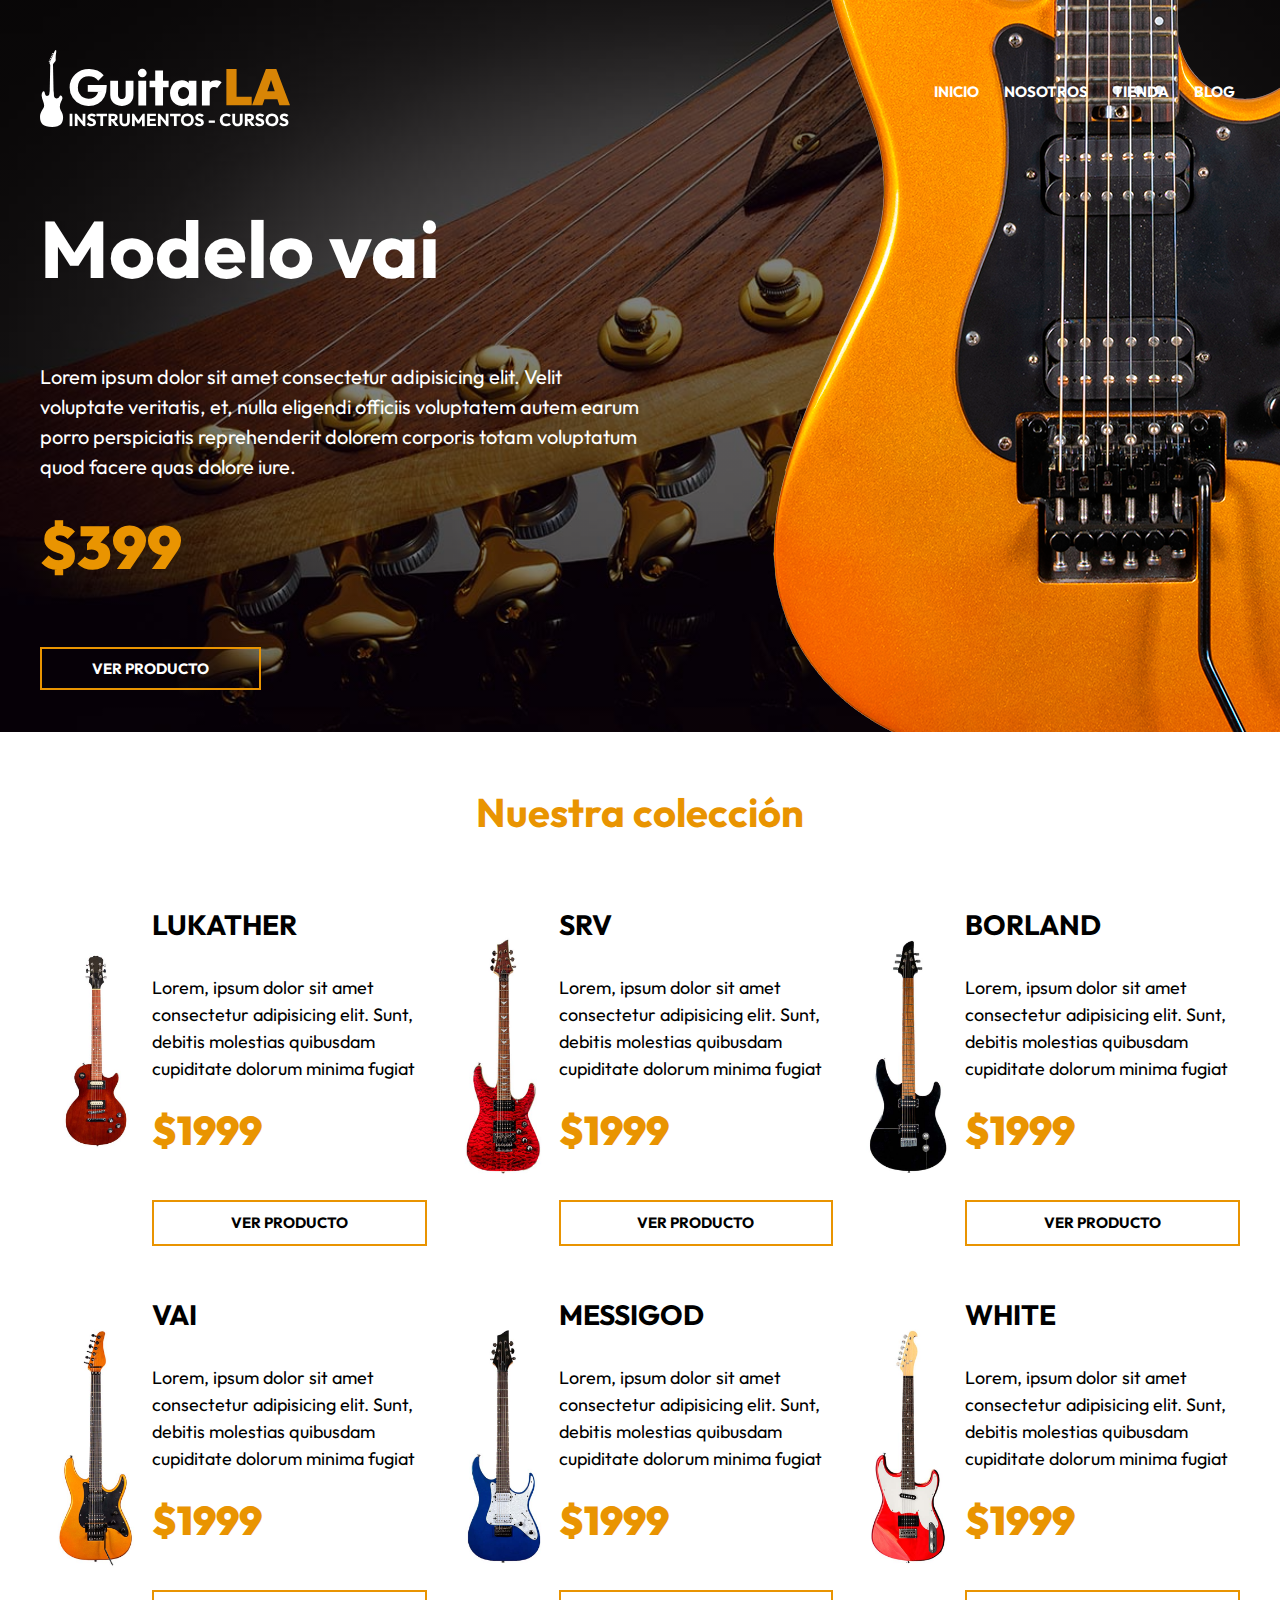
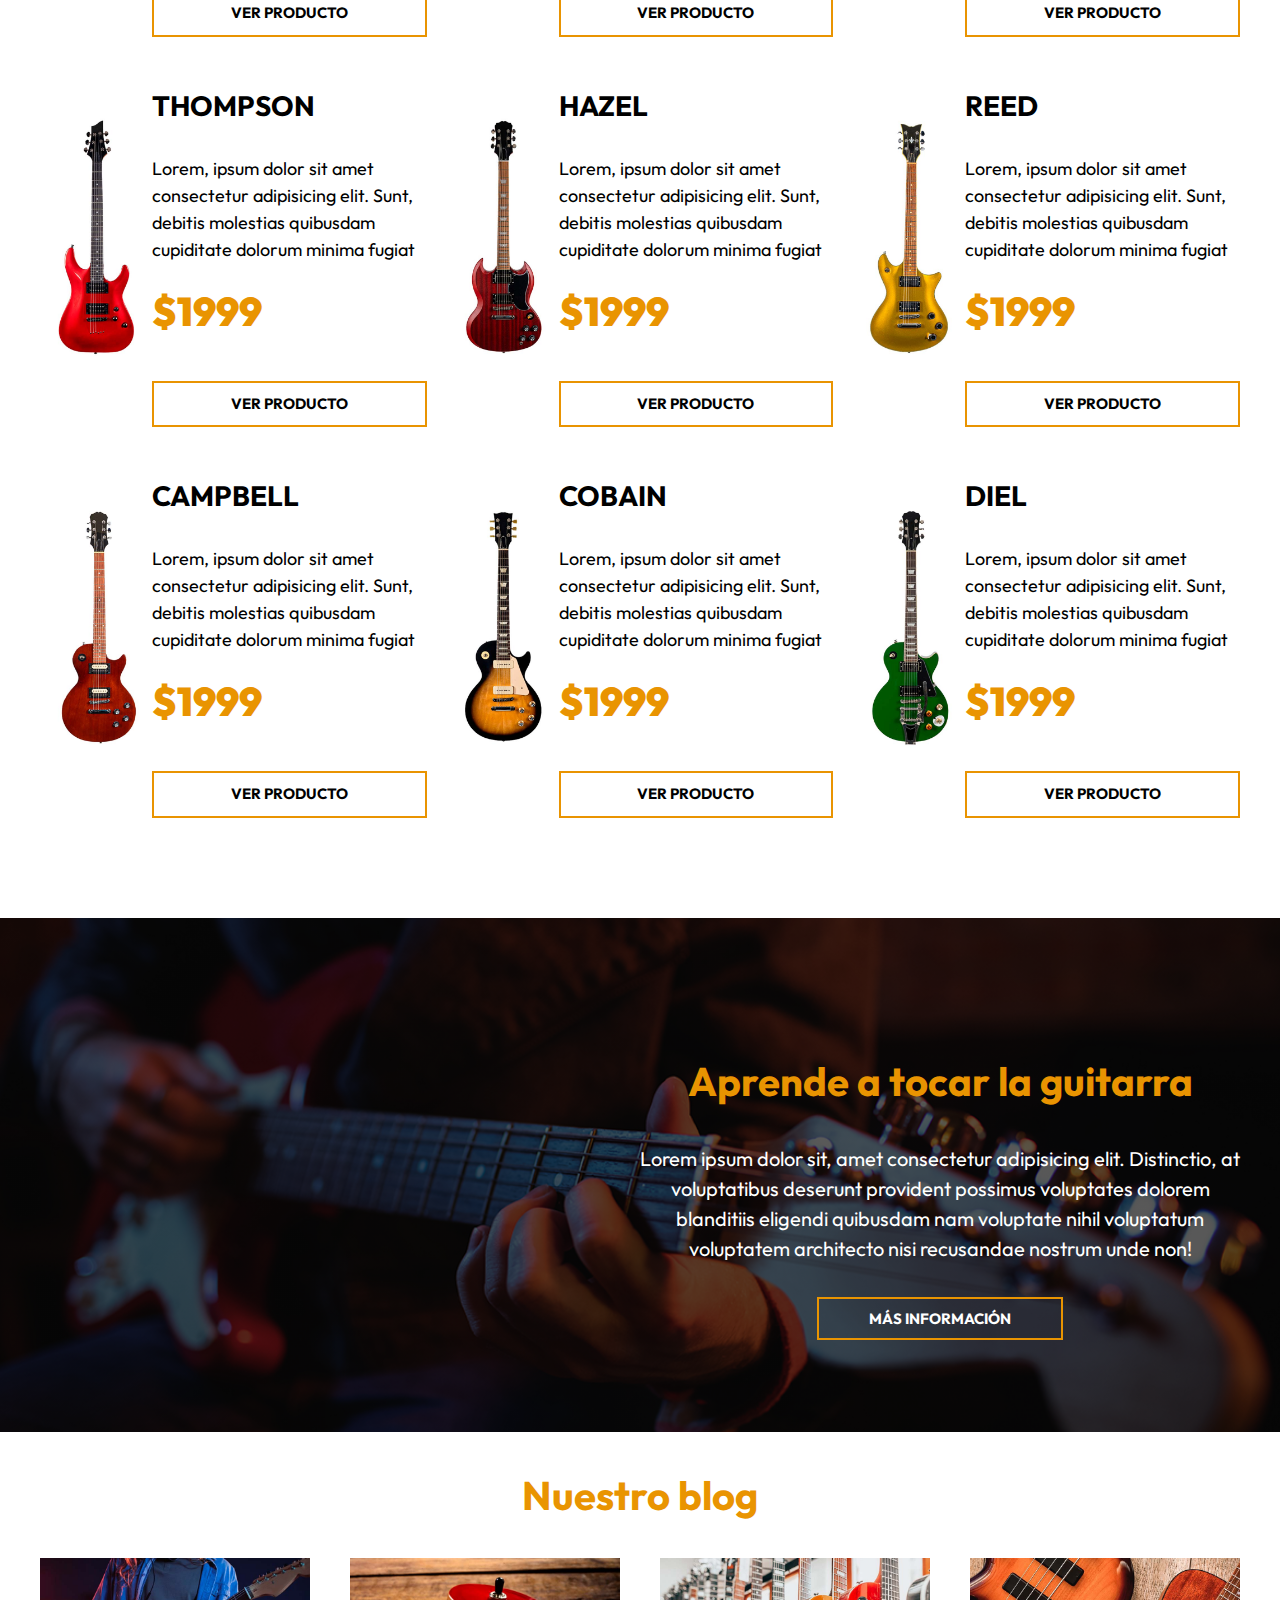
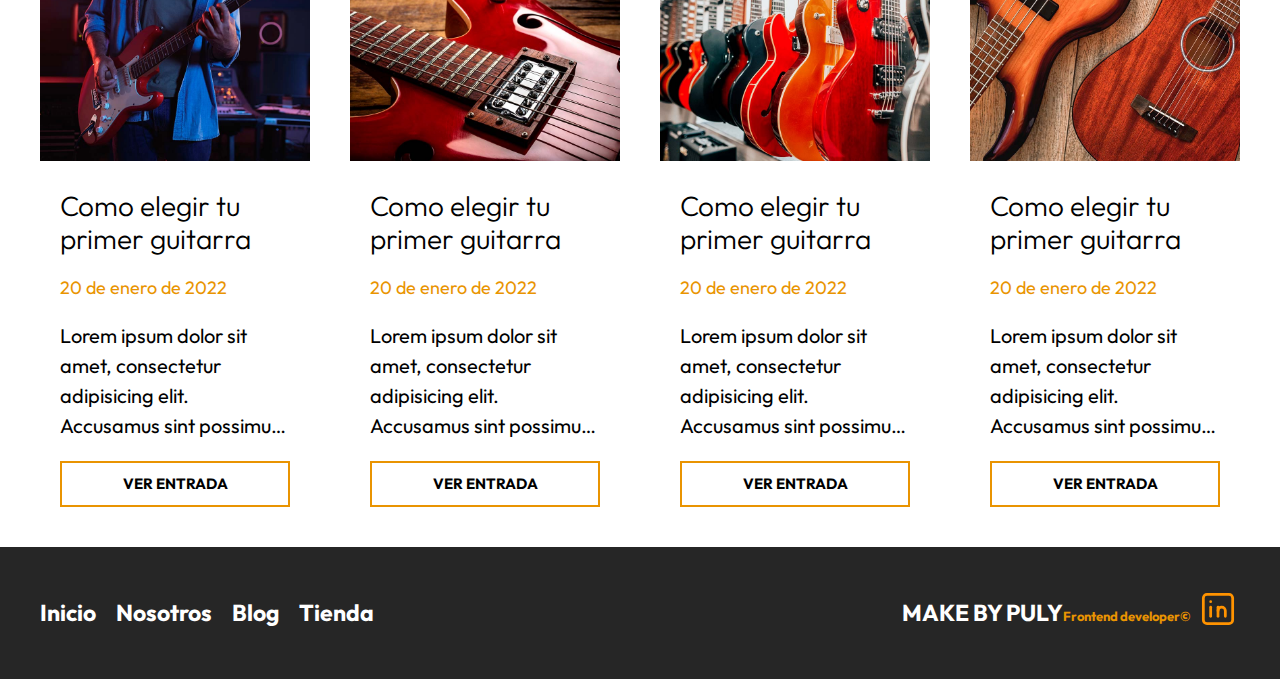
<file: index.html>
<!DOCTYPE html>
<html lang="en">
<head>
    <meta charset="UTF-8">
    <meta http-equiv="X-UA-Compatible" content="IE=edge">
    <meta name="viewport" content="width=device-width, initial-scale=1.0">
    <title>Proyecto tienda guitarras</title>
    <link rel="stylesheet" href="css/normalize.css">
    <link rel="preconnect" href="https://fonts.googleapis.com">
    <link rel="preconnect" href="https://fonts.gstatic.com" crossorigin>
    <link href="https://fonts.googleapis.com/css2?family=Outfit:wght@400;700;900&display=swap" rel="stylesheet"> 
    <link rel="stylesheet" href="css/app.css">
</head>
<body>
    <header class="header">
        
        <div class="header__container">

            <div class="header__barra">
                <div class="header__logo-contenedor">
                    <img class="header__logo" src="img/logo.svg" alt="logo de la tienda">
                </div>
    
                <nav class="navegacion">
                    <a class="navegacion__enlace" href="index.html">Inicio</a>
                    <a class="navegacion__enlace" href="nosotros.html">Nosotros</a>
                    <a class="navegacion__enlace" href="tienda.html">Tienda</a>
                    <a class="navegacion__enlace" href="blog.html">Blog</a>
                </nav>
            </div>
    
            <div class="modelo">
                <h1 class="modelo__titulo">Modelo vai</h1>
                
                <p class="modelo__texto">Lorem ipsum dolor sit amet consectetur adipisicing elit. Velit voluptate veritatis, et, nulla eligendi officiis voluptatem autem earum porro perspiciatis reprehenderit dolorem corporis totam voluptatum quod facere quas dolore iure.</p>
    
                <p class="modelo__precio">$399</p>
    
                <a class="modelo__boton" href="producto.html">Ver producto</a>
            </div>
        </div>

        <img class="header__guitarra" src="img/header_guitarra.png" alt="modelo de guitarra">
    </header>

    <main class="guitarras">
        <h2 class="guitarras__heading">Nuestra colección</h2>

        <div class="guitarras__grid container">
            <div class="guitarra">
                <div class="guitarra__imagen-contenedor">
                    <img class="guitarra__imagen" src="img/guitarra_01.jpg" alt="modelo guitarra">
                </div>

                <div class="guitarra__informacion">
                    <h3 class="guitarra__nombre">lukather</h3>

                    <p class="guitarra__descripcion">Lorem, ipsum dolor sit amet consectetur adipisicing elit. Sunt, debitis molestias quibusdam cupiditate dolorum minima fugiat</p>

                    <p class="guitarra__precio">$1999</p>

                    <a class="guitarra__boton" href="producto.html">Ver producto</a>
                </div>
            </div>

            <div class="guitarra">
                <div class="guitarra__imagen-contenedor">
                    <img class="guitarra__imagen" src="img/guitarra_02.jpg" alt="modelo guitarra">
                </div>

                <div class="guitarra__informacion">
                    <h3 class="guitarra__nombre">srv</h3>

                    <p class="guitarra__descripcion">Lorem, ipsum dolor sit amet consectetur adipisicing elit. Sunt, debitis molestias quibusdam cupiditate dolorum minima fugiat</p>

                    <p class="guitarra__precio">$1999</p>

                    <a class="guitarra__boton" href="producto.html">Ver producto</a>
                </div>
            </div>

            <div class="guitarra">
                <div class="guitarra__imagen-contenedor">
                    <img class="guitarra__imagen" src="img/guitarra_03.jpg" alt="modelo guitarra">
                </div>

                <div class="guitarra__informacion">
                    <h3 class="guitarra__nombre">borland</h3>

                    <p class="guitarra__descripcion">Lorem, ipsum dolor sit amet consectetur adipisicing elit. Sunt, debitis molestias quibusdam cupiditate dolorum minima fugiat</p>

                    <p class="guitarra__precio">$1999</p>

                    <a class="guitarra__boton" href="producto.html">Ver producto</a>
                </div>
            </div>

            <div class="guitarra">
                <div class="guitarra__imagen-contenedor">
                    <img class="guitarra__imagen" src="img/guitarra_04.jpg" alt="modelo guitarra">
                </div>

                <div class="guitarra__informacion">
                    <h3 class="guitarra__nombre">vai</h3>

                    <p class="guitarra__descripcion">Lorem, ipsum dolor sit amet consectetur adipisicing elit. Sunt, debitis molestias quibusdam cupiditate dolorum minima fugiat</p>

                    <p class="guitarra__precio">$1999</p>

                    <a class="guitarra__boton" href="producto.html">Ver producto</a>
                </div>
            </div>

            <div class="guitarra">
                <div class="guitarra__imagen-contenedor">
                    <img class="guitarra__imagen" src="img/guitarra_05.jpg" alt="modelo guitarra">
                </div>

                <div class="guitarra__informacion">
                    <h3 class="guitarra__nombre">messigod</h3>

                    <p class="guitarra__descripcion">Lorem, ipsum dolor sit amet consectetur adipisicing elit. Sunt, debitis molestias quibusdam cupiditate dolorum minima fugiat</p>

                    <p class="guitarra__precio">$1999</p>

                    <a class="guitarra__boton" href="producto.html">Ver producto</a>
                </div>
            </div>

            <div class="guitarra">
                <div class="guitarra__imagen-contenedor">
                    <img class="guitarra__imagen" src="img/guitarra_06.jpg" alt="modelo guitarra">
                </div>

                <div class="guitarra__informacion">
                    <h3 class="guitarra__nombre">white</h3>

                    <p class="guitarra__descripcion">Lorem, ipsum dolor sit amet consectetur adipisicing elit. Sunt, debitis molestias quibusdam cupiditate dolorum minima fugiat</p>

                    <p class="guitarra__precio">$1999</p>

                    <a class="guitarra__boton" href="producto.html">Ver producto</a>
                </div>
            </div>

            <div class="guitarra">
                <div class="guitarra__imagen-contenedor">
                    <img class="guitarra__imagen" src="img/guitarra_07.jpg" alt="modelo guitarra">
                </div>

                <div class="guitarra__informacion">
                    <h3 class="guitarra__nombre">thompson</h3>

                    <p class="guitarra__descripcion">Lorem, ipsum dolor sit amet consectetur adipisicing elit. Sunt, debitis molestias quibusdam cupiditate dolorum minima fugiat</p>

                    <p class="guitarra__precio">$1999</p>

                    <a class="guitarra__boton" href="producto.html">Ver producto</a>
                </div>
            </div>

            <div class="guitarra">
                <div class="guitarra__imagen-contenedor">
                    <img class="guitarra__imagen" src="img/guitarra_08.jpg" alt="modelo guitarra">
                </div>

                <div class="guitarra__informacion">
                    <h3 class="guitarra__nombre">hazel</h3>

                    <p class="guitarra__descripcion">Lorem, ipsum dolor sit amet consectetur adipisicing elit. Sunt, debitis molestias quibusdam cupiditate dolorum minima fugiat</p>

                    <p class="guitarra__precio">$1999</p>

                    <a class="guitarra__boton" href="producto.html">Ver producto</a>
                </div>
            </div>

            <div class="guitarra">
                <div class="guitarra__imagen-contenedor">
                    <img class="guitarra__imagen" src="img/guitarra_09.jpg" alt="modelo guitarra">
                </div>

                <div class="guitarra__informacion">
                    <h3 class="guitarra__nombre">reed</h3>

                    <p class="guitarra__descripcion">Lorem, ipsum dolor sit amet consectetur adipisicing elit. Sunt, debitis molestias quibusdam cupiditate dolorum minima fugiat</p>

                    <p class="guitarra__precio">$1999</p>

                    <a class="guitarra__boton" href="producto.html">Ver producto</a>
                </div>
            </div>

            <div class="guitarra">
                <div class="guitarra__imagen-contenedor">
                    <img class="guitarra__imagen" src="img/guitarra_10.jpg" alt="modelo guitarra">
                </div>

                <div class="guitarra__informacion">
                    <h3 class="guitarra__nombre">campbell</h3>

                    <p class="guitarra__descripcion">Lorem, ipsum dolor sit amet consectetur adipisicing elit. Sunt, debitis molestias quibusdam cupiditate dolorum minima fugiat</p>

                    <p class="guitarra__precio">$1999</p>

                    <a class="guitarra__boton" href="producto.html">Ver producto</a>
                </div>
            </div>

            <div class="guitarra">
                <div class="guitarra__imagen-contenedor">
                    <img class="guitarra__imagen" src="img/guitarra_11.jpg" alt="modelo guitarra">
                </div>

                <div class="guitarra__informacion">
                    <h3 class="guitarra__nombre">cobain</h3>

                    <p class="guitarra__descripcion">Lorem, ipsum dolor sit amet consectetur adipisicing elit. Sunt, debitis molestias quibusdam cupiditate dolorum minima fugiat</p>

                    <p class="guitarra__precio">$1999</p>

                    <a class="guitarra__boton" href="producto.html">Ver producto</a>
                </div>
            </div>

            <div class="guitarra">
                <div class="guitarra__imagen-contenedor">
                    <img class="guitarra__imagen" src="img/guitarra_12.jpg" alt="modelo guitarra">
                </div>

                <div class="guitarra__informacion">
                    <h3 class="guitarra__nombre">diel</h3>

                    <p class="guitarra__descripcion">Lorem, ipsum dolor sit amet consectetur adipisicing elit. Sunt, debitis molestias quibusdam cupiditate dolorum minima fugiat</p>

                    <p class="guitarra__precio">$1999</p>

                    <a class="guitarra__boton" href="producto.html">Ver producto</a>
                </div>
            </div>
        </div>
    </main>

    <section class="hero">
        <div class="hero__grid container">
            <div class="hero__contenido">
                <h2 class="hero__heading">Aprende a tocar la guitarra</h2>

                <p class="hero__texto">Lorem ipsum dolor sit, amet consectetur adipisicing elit. Distinctio, at voluptatibus deserunt provident possimus voluptates dolorem blanditiis eligendi quibusdam nam voluptate nihil voluptatum voluptatem architecto nisi recusandae nostrum unde non!</p>

                <a class="hero__boton" href="">Más información</a>
            </div>
        </div>
    </section>

    <section class="blog">
        <h2 class="blog__heading">Nuestro blog</h2>

        <div class="blog__grid container">
            <article class="entrada">
                <img src="img/blog_1.jpg" alt="imagen blog" class="entrada__imagen">

                <div class="entrada__contenido">
                    <h3 class="entrada__titulo">Como elegir tu primer guitarra</h3>
                    <p class="entrada__fecha">20 de enero de 2022</p>
                    <p class="entrada__texto">Lorem ipsum dolor sit amet, consectetur adipisicing elit. Accusamus sint possimus illo placeat ex magnam incidunt facilis recusandae doloribus nihil consequuntur, enim illum quibusdam totam quisquam excepturi dolorum quaerat at!</p>
                    <a class="entrada__boton" href="entrada.html">Ver entrada</a>
                </div>
            </article>

            <article class="entrada">
                <img src="img/blog_2.jpg" alt="imagen blog" class="entrada__imagen">

                <div class="entrada__contenido">
                    <h3 class="entrada__titulo">Como elegir tu primer guitarra</h3>
                    <p class="entrada__fecha">20 de enero de 2022</p>
                    <p class="entrada__texto">Lorem ipsum dolor sit amet, consectetur adipisicing elit. Accusamus sint possimus illo placeat ex magnam incidunt facilis recusandae doloribus nihil consequuntur, enim illum quibusdam totam quisquam excepturi dolorum quaerat at!</p>
                    <a class="entrada__boton" href="entrada.html">Ver entrada</a>
                </div>
            </article>

            <article class="entrada">
                <img src="img/blog_3.jpg" alt="imagen blog" class="entrada__imagen">

                <div class="entrada__contenido">
                    <h3 class="entrada__titulo">Como elegir tu primer guitarra</h3>
                    <p class="entrada__fecha">20 de enero de 2022</p>
                    <p class="entrada__texto">Lorem ipsum dolor sit amet, consectetur adipisicing elit. Accusamus sint possimus illo placeat ex magnam incidunt facilis recusandae doloribus nihil consequuntur, enim illum quibusdam totam quisquam excepturi dolorum quaerat at!</p>
                    <a class="entrada__boton" href="entrada.html">Ver entrada</a>
                </div>
            </article>

            <article class="entrada">
                <img src="img/blog_4.jpg" alt="imagen blog" class="entrada__imagen">

                <div class="entrada__contenido">
                    <h3 class="entrada__titulo">Como elegir tu primer guitarra</h3>
                    <p class="entrada__fecha">20 de enero de 2022</p>
                    <p class="entrada__texto">Lorem ipsum dolor sit amet, consectetur adipisicing elit. Accusamus sint possimus illo placeat ex magnam incidunt facilis recusandae doloribus nihil consequuntur, enim illum quibusdam totam quisquam excepturi dolorum quaerat at!</p>
                    <a class="entrada__boton" href="entrada.html">Ver entrada</a>
                </div>
            </article>
        </div>
    </section>

    <footer class="footer">
        <div class="footer__contenido container">
            <nav class="footer__nav">
                <a class="footer__enlace" href="index.html">Inicio</a>
                <a class="footer__enlace" href="nosotros.html">Nosotros</a>
                <a class="footer__enlace" href="blog.html">Blog</a>
                <a class="footer__enlace" href="tienda.html">Tienda</a>
            </nav>

            <div class="footer__copyright">
                <p class="footer__texto">make by puly<span>Frontend developer&copy;</span></p>
                <a href="https://www.linkedin.com/in/jose-ignacio-robledo-puly-008661239/">
                    <svg xmlns="http://www.w3.org/2000/svg" class="footer__icono" width="44" height="44" viewBox="0 0 24 24" stroke-width="1.5" stroke="#ff9300" fill="none" stroke-linecap="round" stroke-linejoin="round">
                        <path stroke="none" d="M0 0h24v24H0z" fill="none"/>
                        <rect x="4" y="4" width="16" height="16" rx="2" />
                        <line x1="8" y1="11" x2="8" y2="16" />
                        <line x1="8" y1="8" x2="8" y2="8.01" />
                        <line x1="12" y1="16" x2="12" y2="11" />
                        <path d="M16 16v-3a2 2 0 0 0 -4 0" />
                    </svg>
                </a>
            </div>
        </div>
    </footer>
</body>
</html>
</file>
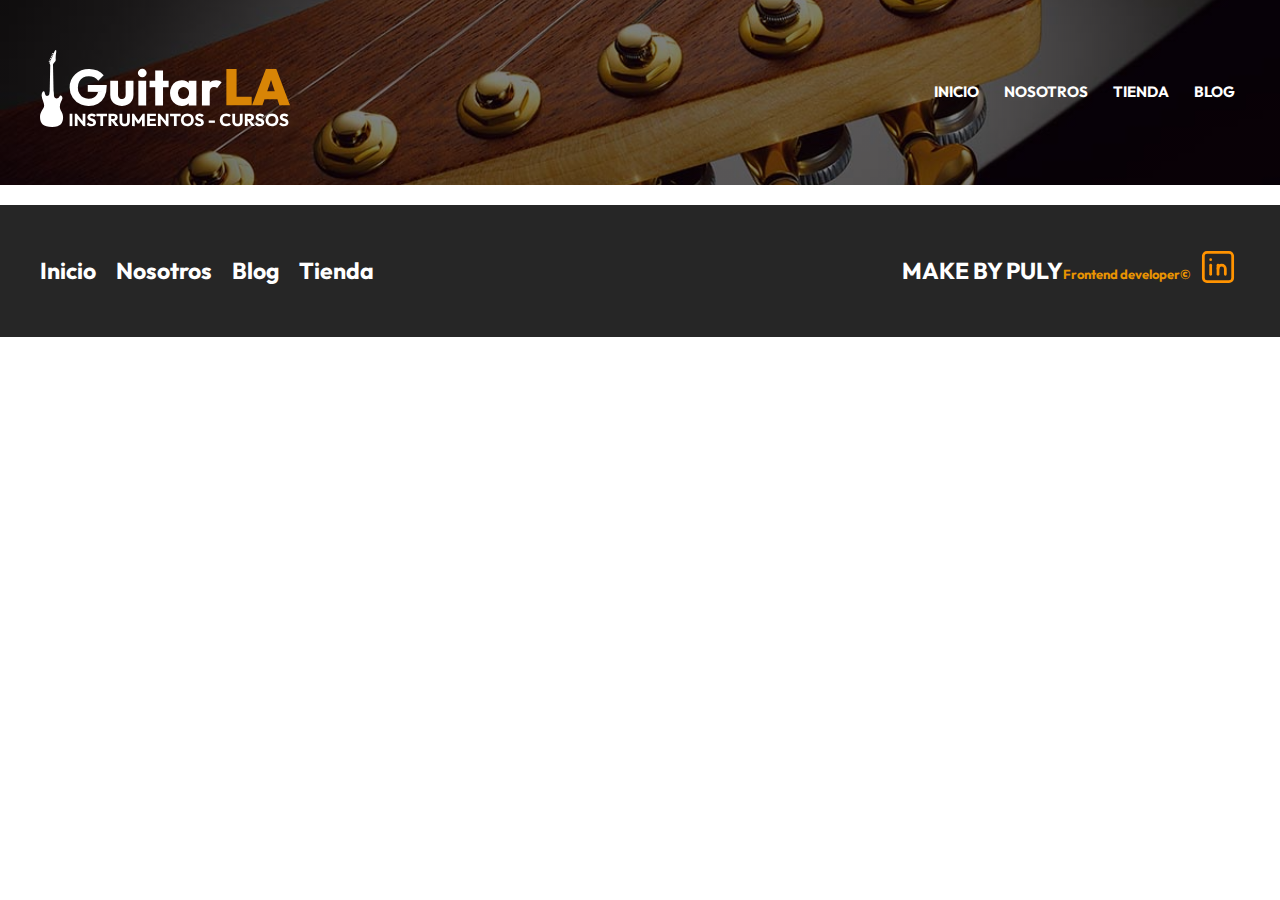
<file: base.html>
<!DOCTYPE html>
<html lang="en">
<head>
    <meta charset="UTF-8">
    <meta http-equiv="X-UA-Compatible" content="IE=edge">
    <meta name="viewport" content="width=device-width, initial-scale=1.0">
    <title>Proyecto tienda guitarras</title>
    <link rel="stylesheet" href="css/normalize.css">
    <link rel="preconnect" href="https://fonts.googleapis.com">
    <link rel="preconnect" href="https://fonts.gstatic.com" crossorigin>
    <link href="https://fonts.googleapis.com/css2?family=Outfit:wght@400;700;900&display=swap" rel="stylesheet"> 
    <link rel="stylesheet" href="css/app.css">
</head>
<body>
    <header class="header">
        
        <div class="header__container">

            <div class="header__barra">
                <div class="header__logo-contenedor">
                    <img class="header__logo" src="img/logo.svg" alt="logo de la tienda">
                </div>
    
                <nav class="navegacion">
                    <a class="navegacion__enlace" href="">Inicio</a>
                    <a class="navegacion__enlace" href="">Nosotros</a>
                    <a class="navegacion__enlace" href="">Tienda</a>
                    <a class="navegacion__enlace" href="">Blog</a>
                </nav>
            </div>
        </div>
    </header>

    <footer class="footer">
        <div class="footer__contenido container">
            <nav class="footer__nav">
                <a class="footer__enlace" href="">Inicio</a>
                <a class="footer__enlace" href="">Nosotros</a>
                <a class="footer__enlace" href="">Blog</a>
                <a class="footer__enlace" href="">Tienda</a>
            </nav>

            <div class="footer__copyright">
                <p class="footer__texto">make by puly<span>Frontend developer&copy;</span></p>
                <a href="https://www.linkedin.com/in/jose-ignacio-robledo-puly-008661239/">
                    <svg xmlns="http://www.w3.org/2000/svg" class="footer__icono" width="44" height="44" viewBox="0 0 24 24" stroke-width="1.5" stroke="#ff9300" fill="none" stroke-linecap="round" stroke-linejoin="round">
                        <path stroke="none" d="M0 0h24v24H0z" fill="none"/>
                        <rect x="4" y="4" width="16" height="16" rx="2" />
                        <line x1="8" y1="11" x2="8" y2="16" />
                        <line x1="8" y1="8" x2="8" y2="8.01" />
                        <line x1="12" y1="16" x2="12" y2="11" />
                        <path d="M16 16v-3a2 2 0 0 0 -4 0" />
                    </svg>
                </a>
            </div>
        </div>
    </footer>
</body>
</html>
</file>
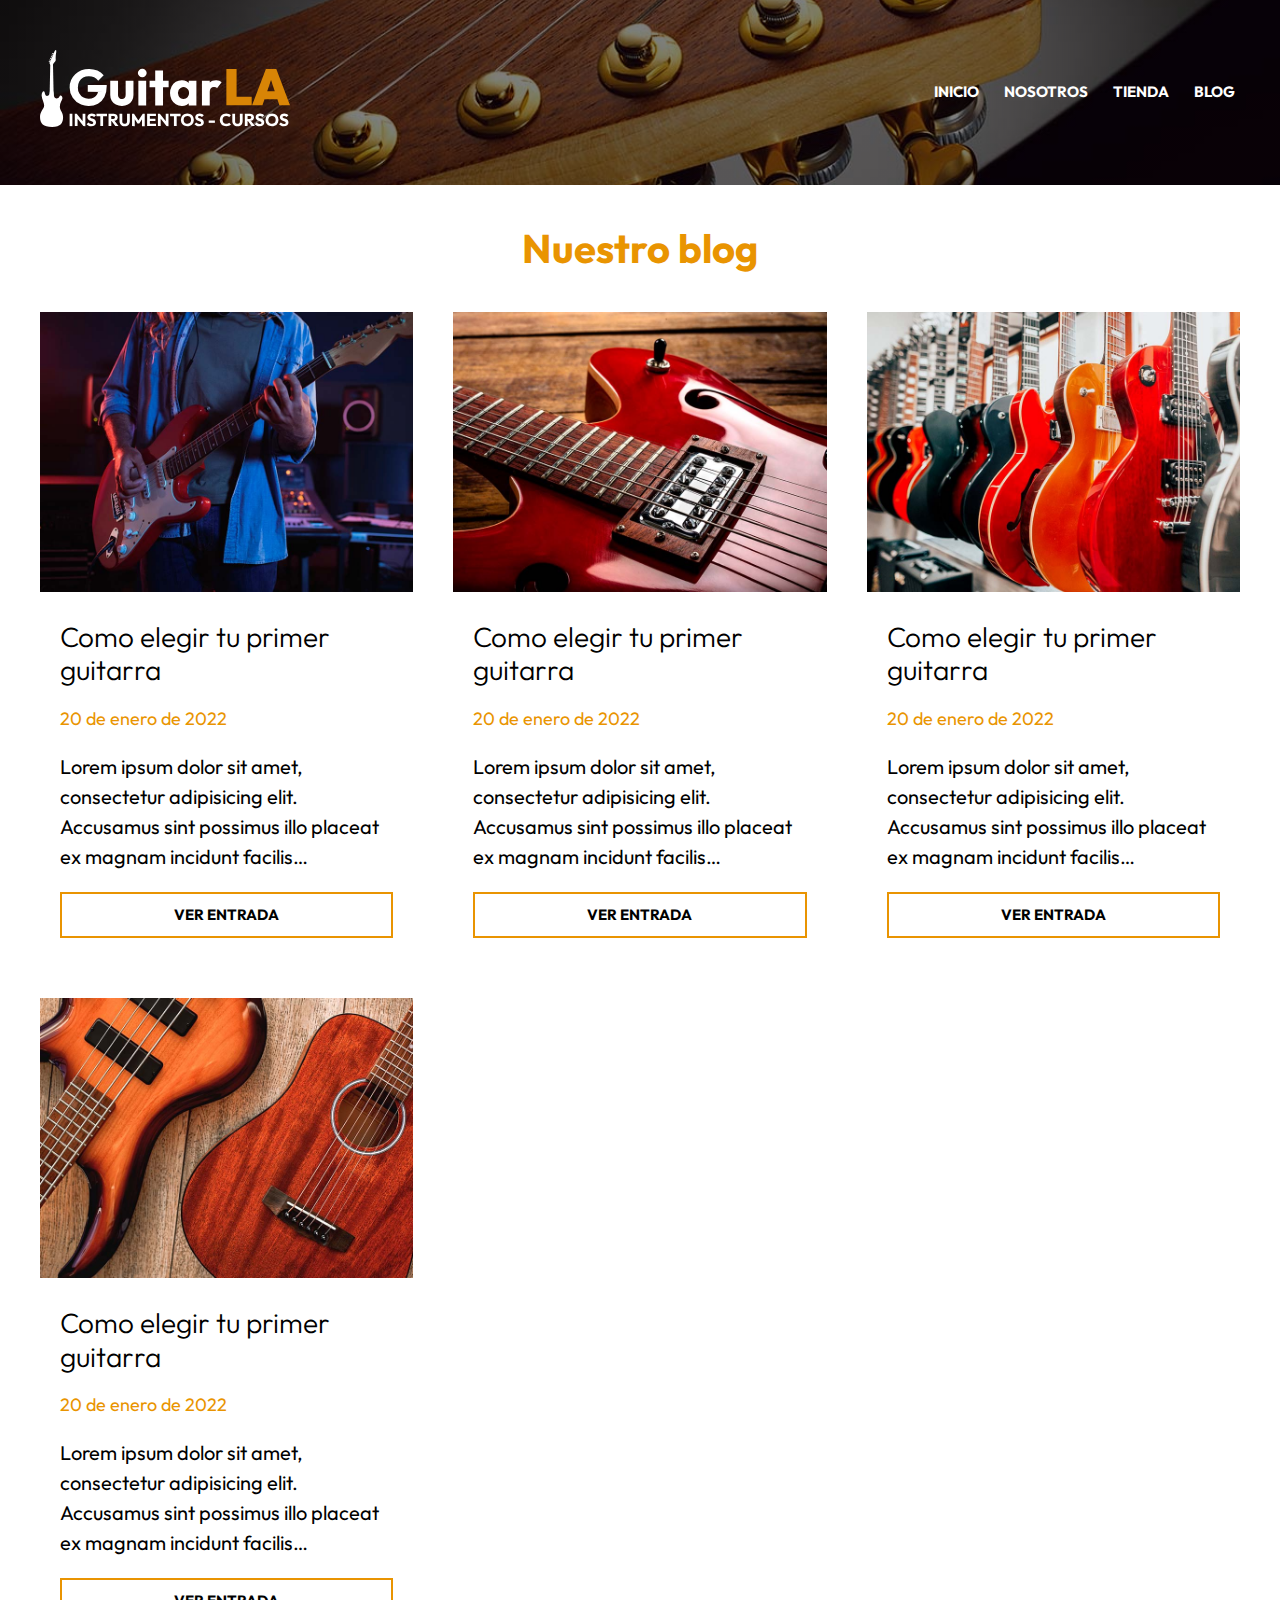
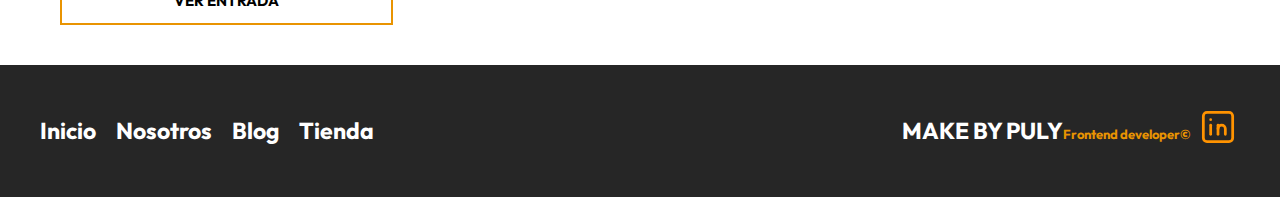
<file: blog.html>
<!DOCTYPE html>
<html lang="en">
<head>
    <meta charset="UTF-8">
    <meta http-equiv="X-UA-Compatible" content="IE=edge">
    <meta name="viewport" content="width=device-width, initial-scale=1.0">
    <title>Proyecto tienda guitarras</title>
    <link rel="stylesheet" href="css/normalize.css">
    <link rel="preconnect" href="https://fonts.googleapis.com">
    <link rel="preconnect" href="https://fonts.gstatic.com" crossorigin>
    <link href="https://fonts.googleapis.com/css2?family=Outfit:wght@400;700;900&display=swap" rel="stylesheet"> 
    <link rel="stylesheet" href="css/app.css">
</head>
<body>
    <header class="header">
        
        <div class="header__container">

            <div class="header__barra">
                <div class="header__logo-contenedor">
                    <img class="header__logo" src="img/logo.svg" alt="logo de la tienda">
                </div>
    
                <nav class="navegacion">
                    <a class="navegacion__enlace" href="index.html">Inicio</a>
                    <a class="navegacion__enlace" href="nosotros.html">Nosotros</a>
                    <a class="navegacion__enlace" href="tienda.html">Tienda</a>
                    <a class="navegacion__enlace" href="blog.html">Blog</a>
                </nav>
            </div>
        </div>
    </header>

    <main class="blog">
        <h2 class="blog__heading">Nuestro blog</h2>

        <div class="blog__grid container blog__grid--3">
            <article class="entrada">
                <img src="img/blog_1.jpg" alt="imagen blog" class="entrada__imagen">

                <div class="entrada__contenido">
                    <h3 class="entrada__titulo">Como elegir tu primer guitarra</h3>
                    <p class="entrada__fecha">20 de enero de 2022</p>
                    <p class="entrada__texto">Lorem ipsum dolor sit amet, consectetur adipisicing elit. Accusamus sint possimus illo placeat ex magnam incidunt facilis recusandae doloribus nihil consequuntur, enim illum quibusdam totam quisquam excepturi dolorum quaerat at!</p>
                    <a class="entrada__boton" href="entrada.html">Ver entrada</a>
                </div>
            </article>

            <article class="entrada">
                <img src="img/blog_2.jpg" alt="imagen blog" class="entrada__imagen">

                <div class="entrada__contenido">
                    <h3 class="entrada__titulo">Como elegir tu primer guitarra</h3>
                    <p class="entrada__fecha">20 de enero de 2022</p>
                    <p class="entrada__texto">Lorem ipsum dolor sit amet, consectetur adipisicing elit. Accusamus sint possimus illo placeat ex magnam incidunt facilis recusandae doloribus nihil consequuntur, enim illum quibusdam totam quisquam excepturi dolorum quaerat at!</p>
                    <a class="entrada__boton" href="entrada.html">Ver entrada</a>
                </div>
            </article>

            <article class="entrada">
                <img src="img/blog_3.jpg" alt="imagen blog" class="entrada__imagen">

                <div class="entrada__contenido">
                    <h3 class="entrada__titulo">Como elegir tu primer guitarra</h3>
                    <p class="entrada__fecha">20 de enero de 2022</p>
                    <p class="entrada__texto">Lorem ipsum dolor sit amet, consectetur adipisicing elit. Accusamus sint possimus illo placeat ex magnam incidunt facilis recusandae doloribus nihil consequuntur, enim illum quibusdam totam quisquam excepturi dolorum quaerat at!</p>
                    <a class="entrada__boton" href="entrada.html">Ver entrada</a>
                </div>
            </article>

            <article class="entrada">
                <img src="img/blog_4.jpg" alt="imagen blog" class="entrada__imagen">

                <div class="entrada__contenido">
                    <h3 class="entrada__titulo">Como elegir tu primer guitarra</h3>
                    <p class="entrada__fecha">20 de enero de 2022</p>
                    <p class="entrada__texto">Lorem ipsum dolor sit amet, consectetur adipisicing elit. Accusamus sint possimus illo placeat ex magnam incidunt facilis recusandae doloribus nihil consequuntur, enim illum quibusdam totam quisquam excepturi dolorum quaerat at!</p>
                    <a class="entrada__boton" href="entrada.html">Ver entrada</a>
                </div>
            </article>
        </div>
    </main>

    <footer class="footer">
        <div class="footer__contenido container">
            <nav class="footer__nav">
                <a class="footer__enlace" href="index.html">Inicio</a>
                <a class="footer__enlace" href="nosotros.html">Nosotros</a>
                <a class="footer__enlace" href="blog.html">Blog</a>
                <a class="footer__enlace" href="tienda.html">Tienda</a>
            </nav>

            <div class="footer__copyright">
                <p class="footer__texto">make by puly<span>Frontend developer&copy;</span></p>
                <a href="https://www.linkedin.com/in/jose-ignacio-robledo-puly-008661239/">
                    <svg xmlns="http://www.w3.org/2000/svg" class="footer__icono" width="44" height="44" viewBox="0 0 24 24" stroke-width="1.5" stroke="#ff9300" fill="none" stroke-linecap="round" stroke-linejoin="round">
                        <path stroke="none" d="M0 0h24v24H0z" fill="none"/>
                        <rect x="4" y="4" width="16" height="16" rx="2" />
                        <line x1="8" y1="11" x2="8" y2="16" />
                        <line x1="8" y1="8" x2="8" y2="8.01" />
                        <line x1="12" y1="16" x2="12" y2="11" />
                        <path d="M16 16v-3a2 2 0 0 0 -4 0" />
                    </svg>
                </a>
            </div>
        </div>
    </footer>
</body>
</html>
</file>
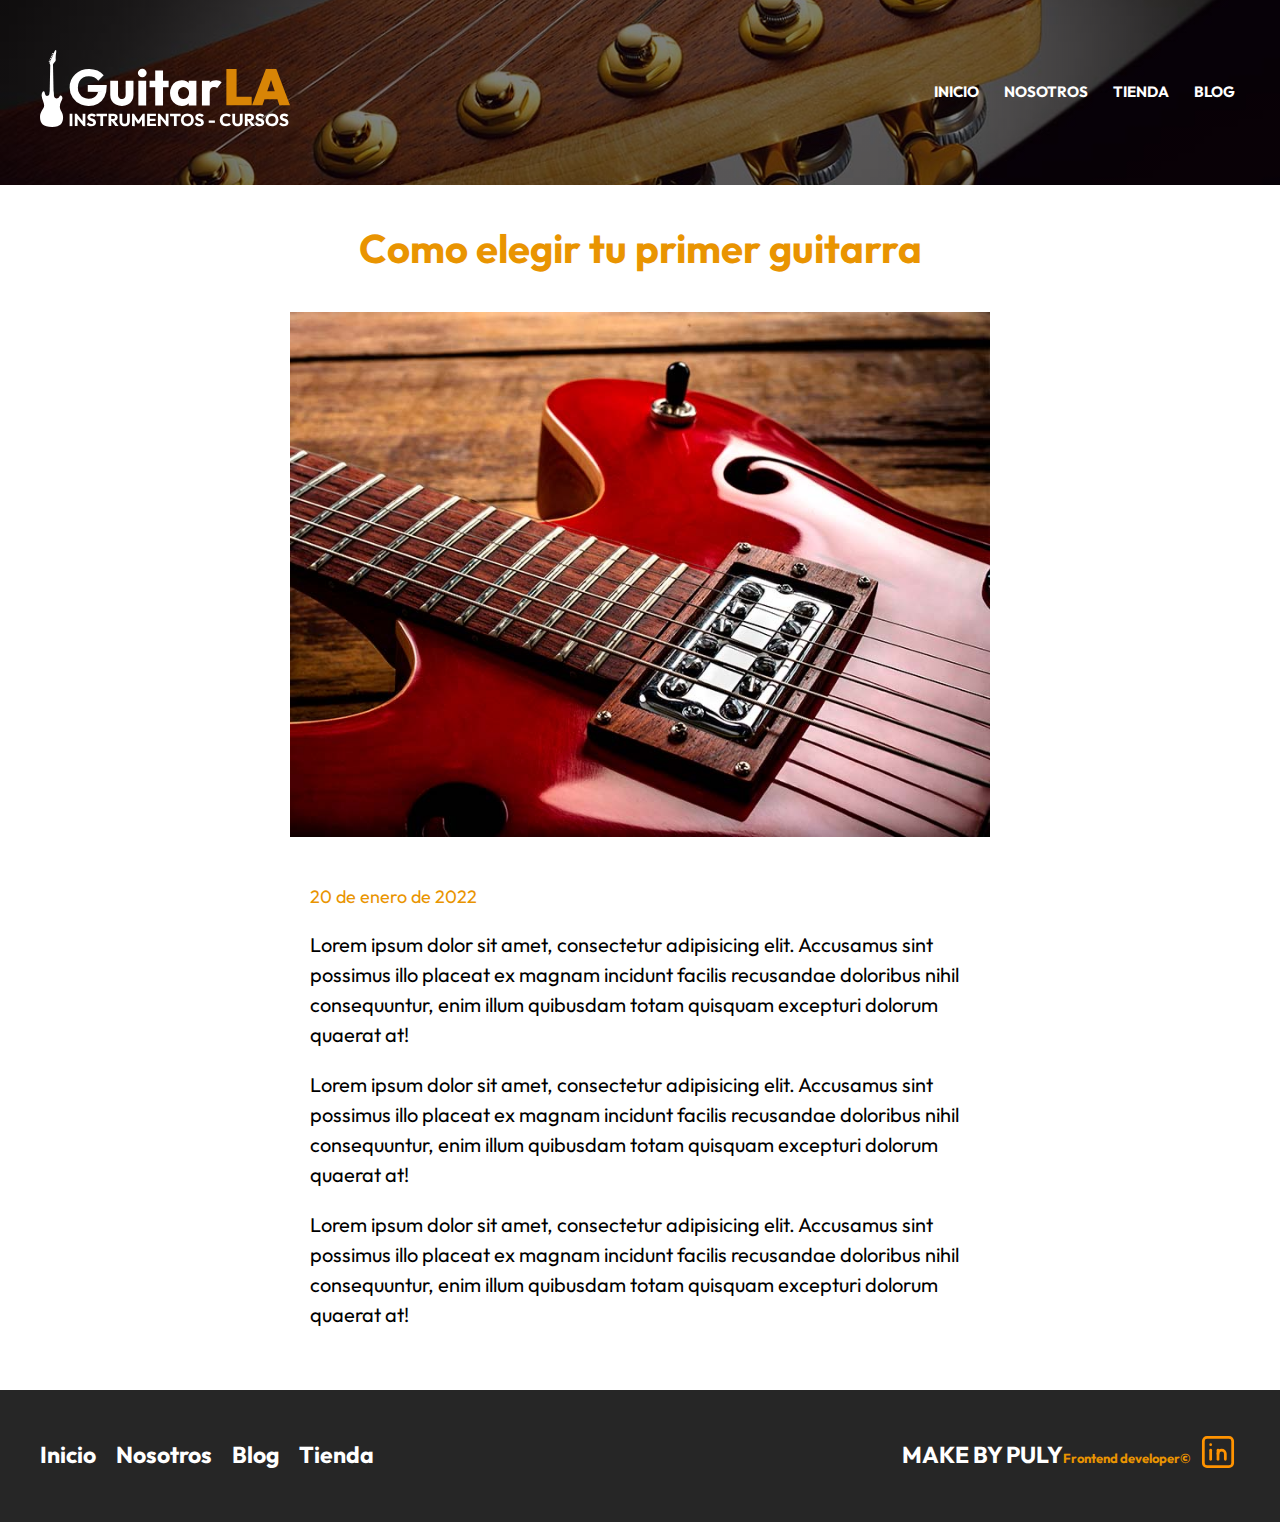
<file: entrada.html>
<!DOCTYPE html>
<html lang="en">
<head>
    <meta charset="UTF-8">
    <meta http-equiv="X-UA-Compatible" content="IE=edge">
    <meta name="viewport" content="width=device-width, initial-scale=1.0">
    <title>Proyecto tienda guitarras</title>
    <link rel="stylesheet" href="css/normalize.css">
    <link rel="preconnect" href="https://fonts.googleapis.com">
    <link rel="preconnect" href="https://fonts.gstatic.com" crossorigin>
    <link href="https://fonts.googleapis.com/css2?family=Outfit:wght@400;700;900&display=swap" rel="stylesheet"> 
    <link rel="stylesheet" href="css/app.css">
</head>
<body>
    <header class="header">
        
        <div class="header__container">

            <div class="header__barra">
                <div class="header__logo-contenedor">
                    <img class="header__logo" src="img/logo.svg" alt="logo de la tienda">
                </div>
    
                <nav class="navegacion">
                    <a class="navegacion__enlace" href="index.html">Inicio</a>
                    <a class="navegacion__enlace" href="nosotros.html">Nosotros</a>
                    <a class="navegacion__enlace" href="tienda.html">Tienda</a>
                    <a class="navegacion__enlace" href="blog.html">Blog</a>
                </nav>
            </div>
        </div>
    </header>

    <main class="blog">
        <h2 class="blog__heading">Como elegir tu primer guitarra</h2>

        <article class="entrada container">
            <img src="img/blog_2.jpg" alt="imagen blog" class="entrada__imagen">

            <div class="entrada__contenido">
                <p class="entrada__fecha">20 de enero de 2022</p>
                <p class="entrada__texto">Lorem ipsum dolor sit amet, consectetur adipisicing elit. Accusamus sint possimus illo placeat ex magnam incidunt facilis recusandae doloribus nihil consequuntur, enim illum quibusdam totam quisquam excepturi dolorum quaerat at!</p>
                <p class="entrada__texto">Lorem ipsum dolor sit amet, consectetur adipisicing elit. Accusamus sint possimus illo placeat ex magnam incidunt facilis recusandae doloribus nihil consequuntur, enim illum quibusdam totam quisquam excepturi dolorum quaerat at!</p>
                <p class="entrada__texto">Lorem ipsum dolor sit amet, consectetur adipisicing elit. Accusamus sint possimus illo placeat ex magnam incidunt facilis recusandae doloribus nihil consequuntur, enim illum quibusdam totam quisquam excepturi dolorum quaerat at!</p>

            </div>
        </article>

    </main>
   

    <footer class="footer">
        <div class="footer__contenido container">
            <nav class="footer__nav">
                <a class="footer__enlace" href="">Inicio</a>
                <a class="footer__enlace" href="">Nosotros</a>
                <a class="footer__enlace" href="">Blog</a>
                <a class="footer__enlace" href="">Tienda</a>
            </nav>

            <div class="footer__copyright">
                <p class="footer__texto">make by puly<span>Frontend developer&copy;</span></p>
                <a href="https://www.linkedin.com/in/jose-ignacio-robledo-puly-008661239/">
                    <svg xmlns="http://www.w3.org/2000/svg" class="footer__icono" width="44" height="44" viewBox="0 0 24 24" stroke-width="1.5" stroke="#ff9300" fill="none" stroke-linecap="round" stroke-linejoin="round">
                        <path stroke="none" d="M0 0h24v24H0z" fill="none"/>
                        <rect x="4" y="4" width="16" height="16" rx="2" />
                        <line x1="8" y1="11" x2="8" y2="16" />
                        <line x1="8" y1="8" x2="8" y2="8.01" />
                        <line x1="12" y1="16" x2="12" y2="11" />
                        <path d="M16 16v-3a2 2 0 0 0 -4 0" />
                    </svg>
                </a>
            </div>
        </div>
    </footer>
</body>
</html>
</file>
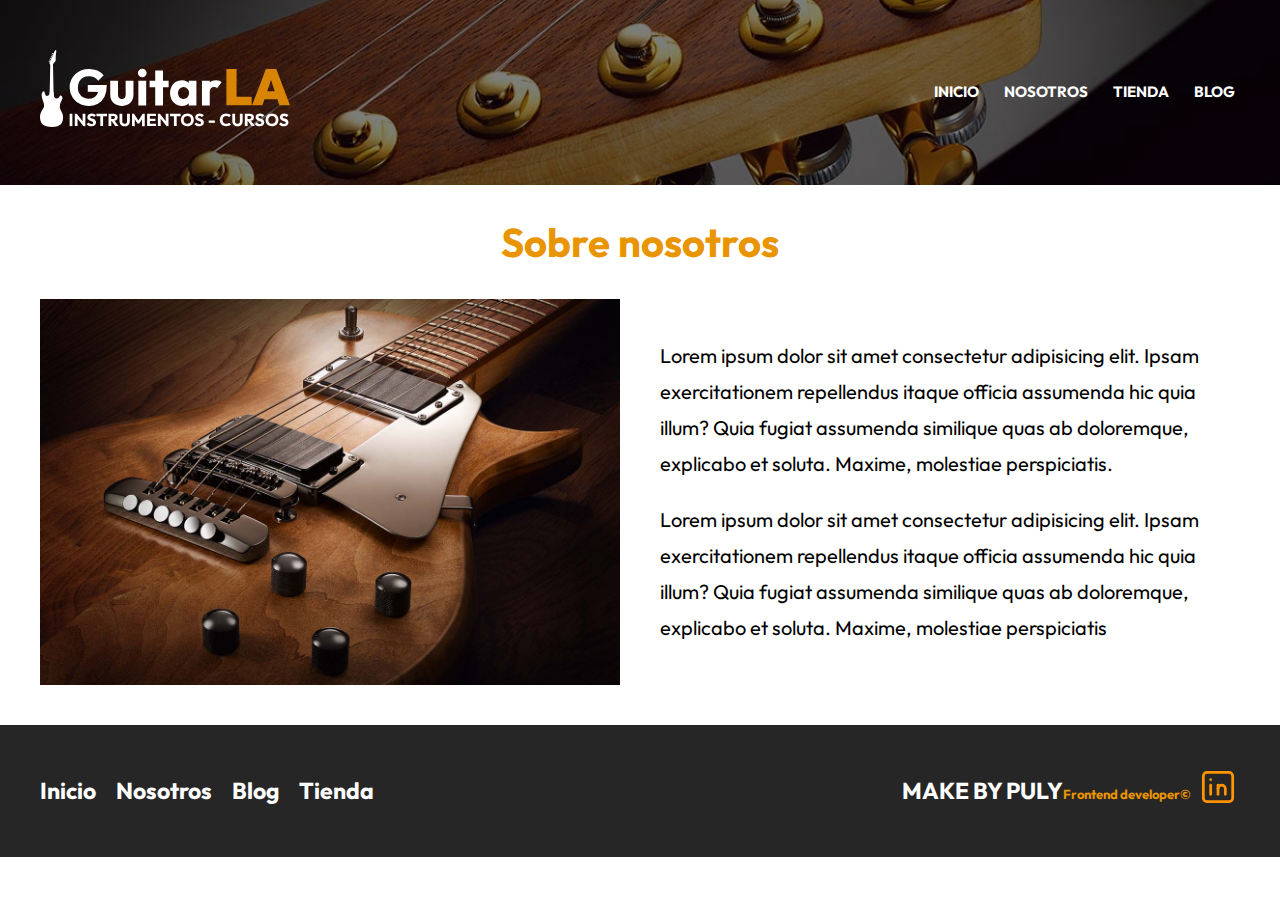
<file: nosotros.html>
<!DOCTYPE html>
<html lang="en">
<head>
    <meta charset="UTF-8">
    <meta http-equiv="X-UA-Compatible" content="IE=edge">
    <meta name="viewport" content="width=device-width, initial-scale=1.0">
    <title>Proyecto tienda guitarras</title>
    <link rel="stylesheet" href="css/normalize.css">
    <link rel="preconnect" href="https://fonts.googleapis.com">
    <link rel="preconnect" href="https://fonts.gstatic.com" crossorigin>
    <link href="https://fonts.googleapis.com/css2?family=Outfit:wght@400;700;900&display=swap" rel="stylesheet"> 
    <link rel="stylesheet" href="css/app.css">
</head>
<body>
    <header class="header">
        
        <div class="header__container">

            <div class="header__barra">
                <div class="header__logo-contenedor">
                    <img class="header__logo" src="img/logo.svg" alt="logo de la tienda">
                </div>
    
                <nav class="navegacion">
                    <a class="navegacion__enlace" href="index.html">Inicio</a>
                    <a class="navegacion__enlace" href="nosotros.html">Nosotros</a>
                    <a class="navegacion__enlace" href="tienda.html">Tienda</a>
                    <a class="navegacion__enlace" href="blog.html">Blog</a>
                </nav>
            </div>
        </div>
    </header>

    <main class="nosotros">
        <h1 class="nosotros__heading">Sobre nosotros</h1>

        <div class="nosotros__grid container">
            <img class="nosotros__imagem" src="img/nosotros.jpg" alt="imagen guitarra">

            <div class="nosotros__contenido">
                <p class="nosotros__texto">Lorem ipsum dolor sit amet consectetur adipisicing elit. Ipsam exercitationem repellendus itaque officia assumenda hic quia illum? Quia fugiat assumenda similique quas ab doloremque, explicabo et soluta. Maxime, molestiae perspiciatis.
                </p>
                <p class="nosotros__texto">Lorem ipsum dolor sit amet consectetur adipisicing elit. Ipsam exercitationem repellendus itaque officia assumenda hic quia illum? Quia fugiat assumenda similique quas ab doloremque, explicabo et soluta. Maxime, molestiae perspiciatis</p>
            </div>
        </div>
    </main>

    <footer class="footer">
        <div class="footer__contenido container">
            <nav class="footer__nav">
                <a class="footer__enlace" href="index.html">Inicio</a>
                <a class="footer__enlace" href="nosotros.html">Nosotros</a>
                <a class="footer__enlace" href="blog.html">Blog</a>
                <a class="footer__enlace" href="tienda.html">Tienda</a>
            </nav>

            <div class="footer__copyright">
                <p class="footer__texto">make by puly<span>Frontend developer&copy;</span></p>
                <a href="https://www.linkedin.com/in/jose-ignacio-robledo-puly-008661239/">
                    <svg xmlns="http://www.w3.org/2000/svg" class="footer__icono" width="44" height="44" viewBox="0 0 24 24" stroke-width="1.5" stroke="#ff9300" fill="none" stroke-linecap="round" stroke-linejoin="round">
                        <path stroke="none" d="M0 0h24v24H0z" fill="none"/>
                        <rect x="4" y="4" width="16" height="16" rx="2" />
                        <line x1="8" y1="11" x2="8" y2="16" />
                        <line x1="8" y1="8" x2="8" y2="8.01" />
                        <line x1="12" y1="16" x2="12" y2="11" />
                        <path d="M16 16v-3a2 2 0 0 0 -4 0" />
                    </svg>
                </a>
            </div>
        </div>
    </footer>
</body>
</html>
</file>
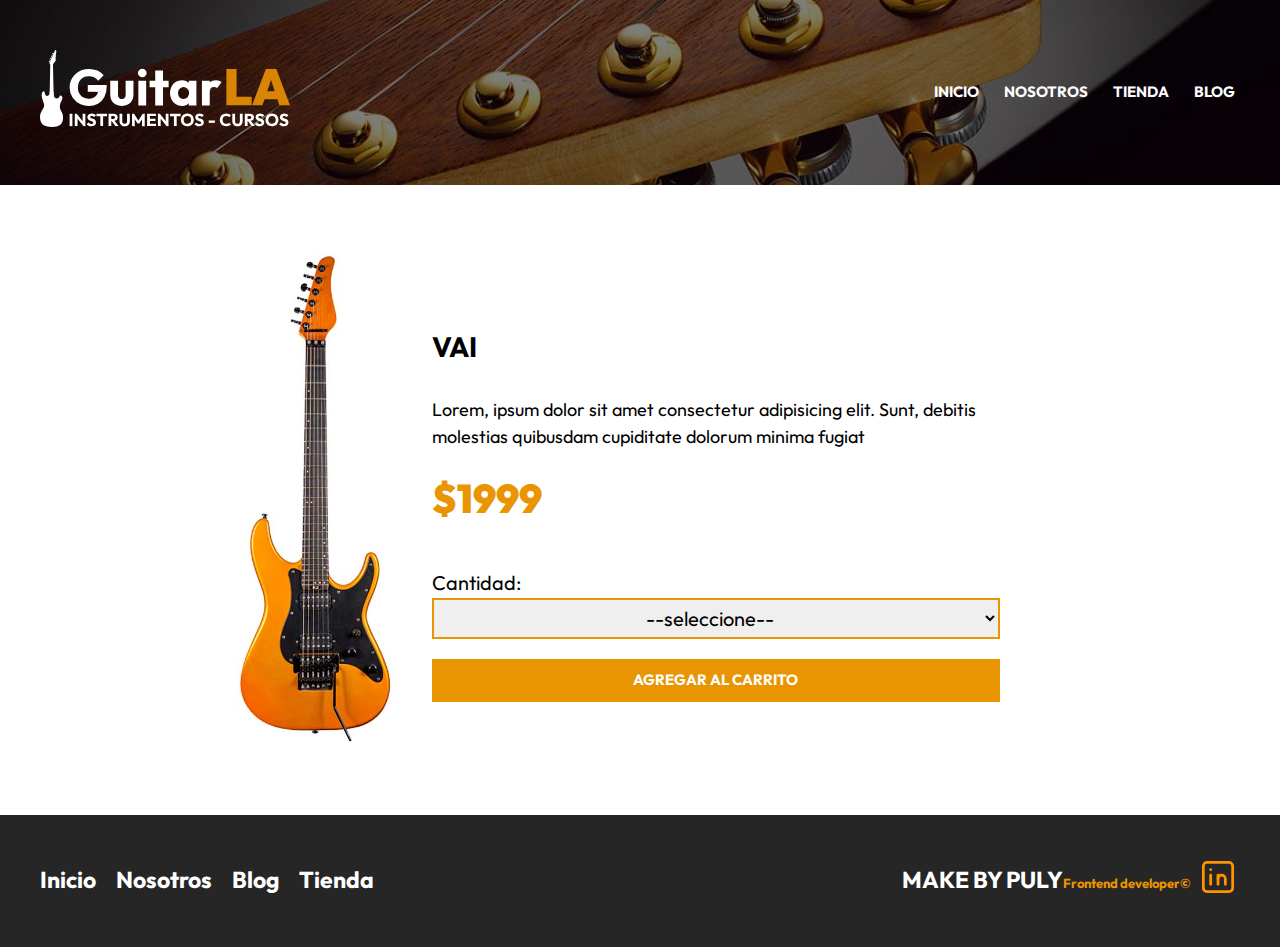
<file: producto.html>
<!DOCTYPE html>
<html lang="en">
<head>
    <meta charset="UTF-8">
    <meta http-equiv="X-UA-Compatible" content="IE=edge">
    <meta name="viewport" content="width=device-width, initial-scale=1.0">
    <title>Proyecto tienda guitarras</title>
    <link rel="stylesheet" href="css/normalize.css">
    <link rel="preconnect" href="https://fonts.googleapis.com">
    <link rel="preconnect" href="https://fonts.gstatic.com" crossorigin>
    <link href="https://fonts.googleapis.com/css2?family=Outfit:wght@400;700;900&display=swap" rel="stylesheet"> 
    <link rel="stylesheet" href="css/app.css">
</head>
<body>
    <header class="header">
        
        <div class="header__container">

            <div class="header__barra">
                <div class="header__logo-contenedor">
                    <img class="header__logo" src="img/logo.svg" alt="logo de la tienda">
                </div>
    
                <nav class="navegacion">
                    <a class="navegacion__enlace" href="index.html">Inicio</a>
                    <a class="navegacion__enlace" href="nosotros.html">Nosotros</a>
                    <a class="navegacion__enlace" href="tienda.html">Tienda</a>
                    <a class="navegacion__enlace" href="blog.html">Blog</a>
                </nav>
            </div>
        </div>
    </header>

    <main class="guitarras container">
        <div class="guitarra">
            <div class="guitarra__imagen-contenedor">
                <img class="guitarra__imagen" src="img/guitarra_04.jpg" alt="modelo guitarra">
            </div>

            <div class="guitarra__informacion">
                <h3 class="guitarra__nombre">vai</h3>

                <p class="guitarra__descripcion">Lorem, ipsum dolor sit amet consectetur adipisicing elit. Sunt, debitis molestias quibusdam cupiditate dolorum minima fugiat</p>

                <p class="guitarra__precio">$1999</p>

                <form class="guitarra__formulario">
                    <label class="guitarra__label" for="cantidad">Cantidad:</label>
                    <select class="guitarra__input" id="cantidad">
                        <option value="" disabled selected>--seleccione--</option>
                        <option value="1">1</option>
                        <option value="2">2</option>
                        <option value="3">3</option>
                        <option value="4">4</option>
                        <option value="5">5</optio>
                    </select>
                </form>

                <a class="guitarra__boton guitarra__boton--interna" href="producto.html">Agregar al carrito</a>
            </div>
        </div>
    </main>

    <footer class="footer">
        <div class="footer__contenido container">
            <nav class="footer__nav">
                <a class="footer__enlace" href="index.html">Inicio</a>
                <a class="footer__enlace" href="nosotros.html">Nosotros</a>
                <a class="footer__enlace" href="blog.html">Blog</a>
                <a class="footer__enlace" href="tienda.html">Tienda</a>
            </nav>

            <div class="footer__copyright">
                <p class="footer__texto">make by puly<span>Frontend developer&copy;</span></p>
                <a href="https://www.linkedin.com/in/jose-ignacio-robledo-puly-008661239/">
                    <svg xmlns="http://www.w3.org/2000/svg" class="footer__icono" width="44" height="44" viewBox="0 0 24 24" stroke-width="1.5" stroke="#ff9300" fill="none" stroke-linecap="round" stroke-linejoin="round">
                        <path stroke="none" d="M0 0h24v24H0z" fill="none"/>
                        <rect x="4" y="4" width="16" height="16" rx="2" />
                        <line x1="8" y1="11" x2="8" y2="16" />
                        <line x1="8" y1="8" x2="8" y2="8.01" />
                        <line x1="12" y1="16" x2="12" y2="11" />
                        <path d="M16 16v-3a2 2 0 0 0 -4 0" />
                    </svg>
                </a>
            </div>
        </div>
    </footer>
</body>
</html>
</file>
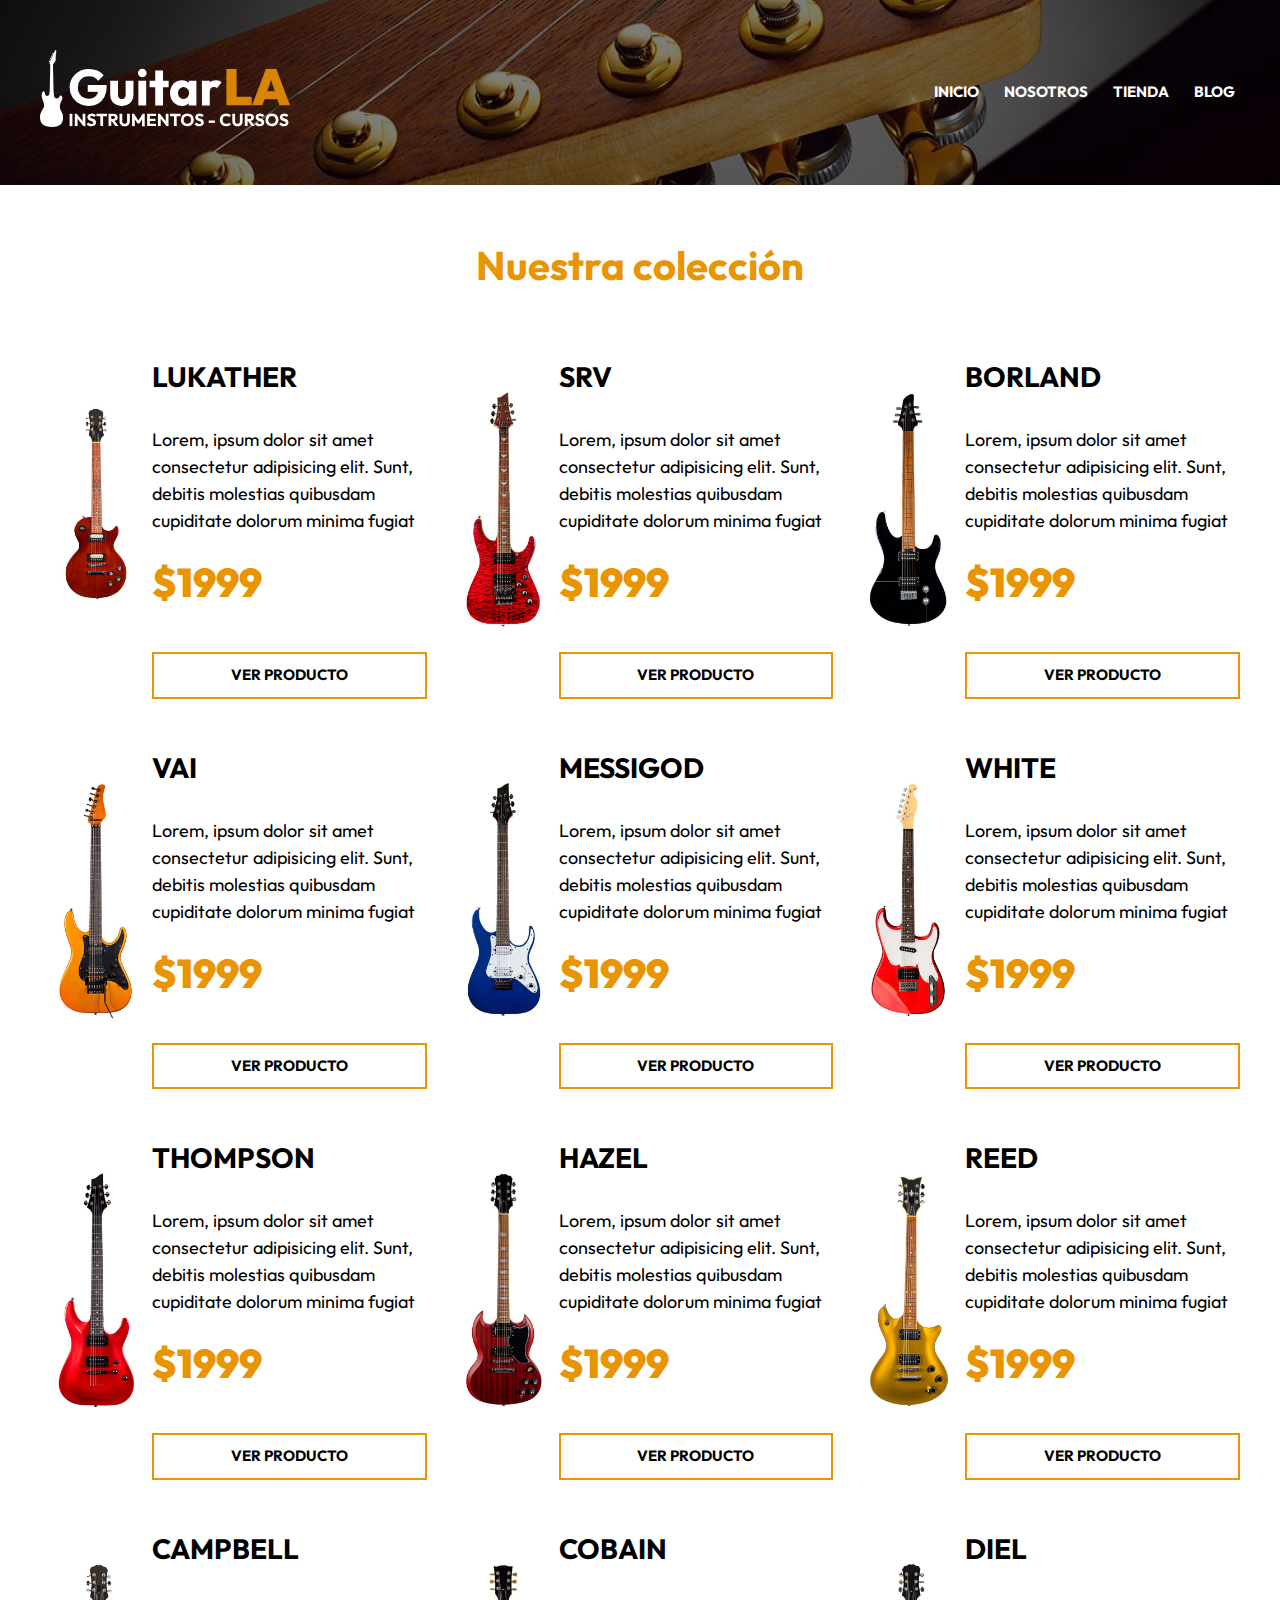
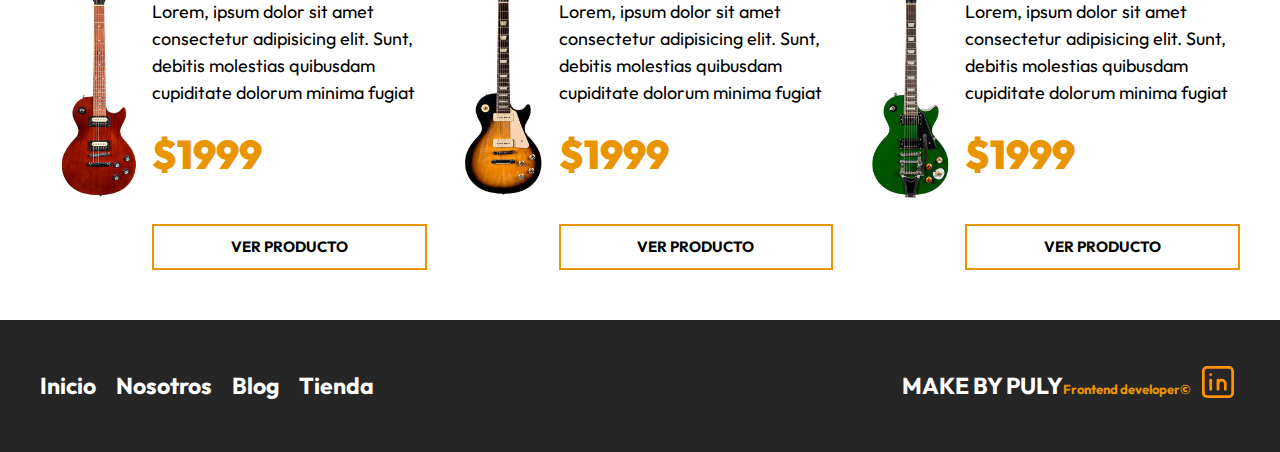
<file: tienda.html>
<!DOCTYPE html>
<html lang="en">
<head>
    <meta charset="UTF-8">
    <meta http-equiv="X-UA-Compatible" content="IE=edge">
    <meta name="viewport" content="width=device-width, initial-scale=1.0">
    <title>Proyecto tienda guitarras</title>
    <link rel="stylesheet" href="css/normalize.css">
    <link rel="preconnect" href="https://fonts.googleapis.com">
    <link rel="preconnect" href="https://fonts.gstatic.com" crossorigin>
    <link href="https://fonts.googleapis.com/css2?family=Outfit:wght@400;700;900&display=swap" rel="stylesheet"> 
    <link rel="stylesheet" href="css/app.css">
</head>
<body>
    <header class="header">
        
        <div class="header__container">

            <div class="header__barra">
                <div class="header__logo-contenedor">
                    <img class="header__logo" src="img/logo.svg" alt="logo de la tienda">
                </div>
    
                <nav class="navegacion">
                    <a class="navegacion__enlace" href="index.html">Inicio</a>
                    <a class="navegacion__enlace" href="nosotros.html">Nosotros</a>
                    <a class="navegacion__enlace" href="tienda.html">Tienda</a>
                    <a class="navegacion__enlace" href="blog.html">Blog</a>
                </nav>
            </div>
        </div>
    </header>

    <main class="guitarras">
        <h2 class="guitarras__heading">Nuestra colección</h2>

        <div class="guitarras__grid container">
            <div class="guitarra">
                <div class="guitarra__imagen-contenedor">
                    <img class="guitarra__imagen" src="img/guitarra_01.jpg" alt="modelo guitarra">
                </div>

                <div class="guitarra__informacion">
                    <h3 class="guitarra__nombre">lukather</h3>

                    <p class="guitarra__descripcion">Lorem, ipsum dolor sit amet consectetur adipisicing elit. Sunt, debitis molestias quibusdam cupiditate dolorum minima fugiat</p>

                    <p class="guitarra__precio">$1999</p>

                    <a class="guitarra__boton" href="producto.html">Ver producto</a>
                </div>
            </div>

            <div class="guitarra">
                <div class="guitarra__imagen-contenedor">
                    <img class="guitarra__imagen" src="img/guitarra_02.jpg" alt="modelo guitarra">
                </div>

                <div class="guitarra__informacion">
                    <h3 class="guitarra__nombre">srv</h3>

                    <p class="guitarra__descripcion">Lorem, ipsum dolor sit amet consectetur adipisicing elit. Sunt, debitis molestias quibusdam cupiditate dolorum minima fugiat</p>

                    <p class="guitarra__precio">$1999</p>

                    <a class="guitarra__boton" href="producto.html">Ver producto</a>
                </div>
            </div>

            <div class="guitarra">
                <div class="guitarra__imagen-contenedor">
                    <img class="guitarra__imagen" src="img/guitarra_03.jpg" alt="modelo guitarra">
                </div>

                <div class="guitarra__informacion">
                    <h3 class="guitarra__nombre">borland</h3>

                    <p class="guitarra__descripcion">Lorem, ipsum dolor sit amet consectetur adipisicing elit. Sunt, debitis molestias quibusdam cupiditate dolorum minima fugiat</p>

                    <p class="guitarra__precio">$1999</p>

                    <a class="guitarra__boton" href="producto.html">Ver producto</a>
                </div>
            </div>

            <div class="guitarra">
                <div class="guitarra__imagen-contenedor">
                    <img class="guitarra__imagen" src="img/guitarra_04.jpg" alt="modelo guitarra">
                </div>

                <div class="guitarra__informacion">
                    <h3 class="guitarra__nombre">vai</h3>

                    <p class="guitarra__descripcion">Lorem, ipsum dolor sit amet consectetur adipisicing elit. Sunt, debitis molestias quibusdam cupiditate dolorum minima fugiat</p>

                    <p class="guitarra__precio">$1999</p>

                    <a class="guitarra__boton" href="producto.html">Ver producto</a>
                </div>
            </div>

            <div class="guitarra">
                <div class="guitarra__imagen-contenedor">
                    <img class="guitarra__imagen" src="img/guitarra_05.jpg" alt="modelo guitarra">
                </div>

                <div class="guitarra__informacion">
                    <h3 class="guitarra__nombre">messigod</h3>

                    <p class="guitarra__descripcion">Lorem, ipsum dolor sit amet consectetur adipisicing elit. Sunt, debitis molestias quibusdam cupiditate dolorum minima fugiat</p>

                    <p class="guitarra__precio">$1999</p>

                    <a class="guitarra__boton" href="producto.html">Ver producto</a>
                </div>
            </div>

            <div class="guitarra">
                <div class="guitarra__imagen-contenedor">
                    <img class="guitarra__imagen" src="img/guitarra_06.jpg" alt="modelo guitarra">
                </div>

                <div class="guitarra__informacion">
                    <h3 class="guitarra__nombre">white</h3>

                    <p class="guitarra__descripcion">Lorem, ipsum dolor sit amet consectetur adipisicing elit. Sunt, debitis molestias quibusdam cupiditate dolorum minima fugiat</p>

                    <p class="guitarra__precio">$1999</p>

                    <a class="guitarra__boton" href="producto.html">Ver producto</a>
                </div>
            </div>

            <div class="guitarra">
                <div class="guitarra__imagen-contenedor">
                    <img class="guitarra__imagen" src="img/guitarra_07.jpg" alt="modelo guitarra">
                </div>

                <div class="guitarra__informacion">
                    <h3 class="guitarra__nombre">thompson</h3>

                    <p class="guitarra__descripcion">Lorem, ipsum dolor sit amet consectetur adipisicing elit. Sunt, debitis molestias quibusdam cupiditate dolorum minima fugiat</p>

                    <p class="guitarra__precio">$1999</p>

                    <a class="guitarra__boton" href="producto.html">Ver producto</a>
                </div>
            </div>

            <div class="guitarra">
                <div class="guitarra__imagen-contenedor">
                    <img class="guitarra__imagen" src="img/guitarra_08.jpg" alt="modelo guitarra">
                </div>

                <div class="guitarra__informacion">
                    <h3 class="guitarra__nombre">hazel</h3>

                    <p class="guitarra__descripcion">Lorem, ipsum dolor sit amet consectetur adipisicing elit. Sunt, debitis molestias quibusdam cupiditate dolorum minima fugiat</p>

                    <p class="guitarra__precio">$1999</p>

                    <a class="guitarra__boton" href="producto.html">Ver producto</a>
                </div>
            </div>

            <div class="guitarra">
                <div class="guitarra__imagen-contenedor">
                    <img class="guitarra__imagen" src="img/guitarra_09.jpg" alt="modelo guitarra">
                </div>

                <div class="guitarra__informacion">
                    <h3 class="guitarra__nombre">reed</h3>

                    <p class="guitarra__descripcion">Lorem, ipsum dolor sit amet consectetur adipisicing elit. Sunt, debitis molestias quibusdam cupiditate dolorum minima fugiat</p>

                    <p class="guitarra__precio">$1999</p>

                    <a class="guitarra__boton" href="producto.html">Ver producto</a>
                </div>
            </div>

            <div class="guitarra">
                <div class="guitarra__imagen-contenedor">
                    <img class="guitarra__imagen" src="img/guitarra_10.jpg" alt="modelo guitarra">
                </div>

                <div class="guitarra__informacion">
                    <h3 class="guitarra__nombre">campbell</h3>

                    <p class="guitarra__descripcion">Lorem, ipsum dolor sit amet consectetur adipisicing elit. Sunt, debitis molestias quibusdam cupiditate dolorum minima fugiat</p>

                    <p class="guitarra__precio">$1999</p>

                    <a class="guitarra__boton" href="producto.html">Ver producto</a>
                </div>
            </div>

            <div class="guitarra">
                <div class="guitarra__imagen-contenedor">
                    <img class="guitarra__imagen" src="img/guitarra_11.jpg" alt="modelo guitarra">
                </div>

                <div class="guitarra__informacion">
                    <h3 class="guitarra__nombre">cobain</h3>

                    <p class="guitarra__descripcion">Lorem, ipsum dolor sit amet consectetur adipisicing elit. Sunt, debitis molestias quibusdam cupiditate dolorum minima fugiat</p>

                    <p class="guitarra__precio">$1999</p>

                    <a class="guitarra__boton" href="producto.html">Ver producto</a>
                </div>
            </div>

            <div class="guitarra">
                <div class="guitarra__imagen-contenedor">
                    <img class="guitarra__imagen" src="img/guitarra_12.jpg" alt="modelo guitarra">
                </div>

                <div class="guitarra__informacion">
                    <h3 class="guitarra__nombre">diel</h3>

                    <p class="guitarra__descripcion">Lorem, ipsum dolor sit amet consectetur adipisicing elit. Sunt, debitis molestias quibusdam cupiditate dolorum minima fugiat</p>

                    <p class="guitarra__precio">$1999</p>

                    <a class="guitarra__boton" href="producto.html">Ver producto</a>
                </div>
            </div>
        </div>
    </main>

    <footer class="footer">
        <div class="footer__contenido container">
            <nav class="footer__nav">
                <a class="footer__enlace" href="index.html">Inicio</a>
                <a class="footer__enlace" href="nosotros.html">Nosotros</a>
                <a class="footer__enlace" href="blog.html">Blog</a>
                <a class="footer__enlace" href="tienda.html">Tienda</a>
            </nav>

            <div class="footer__copyright">
                <p class="footer__texto">make by puly<span>Frontend developer&copy;</span></p>
                <a href="https://www.linkedin.com/in/jose-ignacio-robledo-puly-008661239/">
                    <svg xmlns="http://www.w3.org/2000/svg" class="footer__icono" width="44" height="44" viewBox="0 0 24 24" stroke-width="1.5" stroke="#ff9300" fill="none" stroke-linecap="round" stroke-linejoin="round">
                        <path stroke="none" d="M0 0h24v24H0z" fill="none"/>
                        <rect x="4" y="4" width="16" height="16" rx="2" />
                        <line x1="8" y1="11" x2="8" y2="16" />
                        <line x1="8" y1="8" x2="8" y2="8.01" />
                        <line x1="12" y1="16" x2="12" y2="11" />
                        <path d="M16 16v-3a2 2 0 0 0 -4 0" />
                    </svg>
                </a>
            </div>
        </div>
    </footer>
</body>
</html>
</file>
<file: css/app.css>
:root {
    --primary: #e99401;
    --negro: #262626;
    --blanco: #FFF;
    --fuente-principal: 'Outfit', sans-serif;
}
html {
    font-size: 62.5%;
    box-sizing: border-box;
}
*, *:before, *:after {
    box-sizing: inherit;
}
body {
    font-size: 2rem;
    font-family: var(--fuente-principal);
    line-height: 1.5;
}
img {
    max-width: 100%;
}

a{
    text-decoration: none;
}

[class*="container"]{
    margin: 0 auto;
    max-width: 120rem;
    width: 95%;
}

[class*="__boton"]{
    padding: 1rem 5rem;
    color: #FFF;
    text-transform: uppercase;
    font-size: 1.5rem;
    font-weight: 700;
    border: 2px solid var(--primary);
    transition: background-color .3s ease;
}
[class*="__boton"]:hover{
    background-color: #e99401;
}

[class*="__heading"]{
    text-align: center;
    color: #e99401;
    font-weight: 700;
    font-size: 4rem;
}


/*HEADER*/

.header{
    padding: 5rem 0;
    background-image: linear-gradient(to bottom, rgb(0 0 0 / .5), rgb(0 0 0 / .5)), url(../img/header.jpg);
    background-size: cover;
    background-position: center;
    background-repeat: no-repeat;
    position: relative;
}

.header__barra{
    display: flex;
    flex-direction: column;
    align-items: center;
    gap: 2rem;
}
@media (min-width: 768px){
    .header__barra{
        flex-direction: row;
        justify-content: space-between;
    }
}

.header__logo{
    width: 25rem;
}

.navegacion{
    display: flex;
    gap: 1.5rem;
    position: relative;
    z-index: 1;
}

.navegacion__enlace{
    color: #FFF;
    text-transform: uppercase;
    padding: .5rem;
    font-size: 1.5rem;
    font-weight: 700;
    transition: background-color .3s ease;
}
.navegacion__enlace:hover{
    background-color: #e99401;
}

.modelo{
    color: #FFF;
    text-align: center;
}
@media (min-width: 768px){
    .modelo{
        max-width: 50%;
        text-align: left;
        width: 50%;
    }
}

.modelo__titulo{
    font-size: 5rem;
}
@media (min-width: 1024px){
    .modelo__titulo{
        font-size: 8rem;
    }
}

.modelo__precio{
    font-size: 6rem;
    font-weight: 900;
    color: #e99401;
    margin-top: 0;
}

.header__guitarra{
    display: none;
}
@media (min-width: 992px){
    .header__guitarra{
        display: block;
        position: absolute;
        right: 0;
        bottom: 0;

        animation-name: mostrarimagen;
        animation-duration: 1s;
        animation-delay: 0s;
        animation-timing-function: ease-in-out;
        animation-iteration-count: 1;

    }
}

@keyframes mostrarimagen{
    0%{
        opacity: 0;
        transform: translateX(10rem);
    }

    100%{
        opacity: 1;
    }
}


/*SECCION GUITARRAS*/

.guitarras{
    margin: 5rem 0;
}

@media (min-width: 768px){
    .guitarras__grid{
        display: grid;
        grid-template-columns: repeat(2, 1fr);
        gap: 2rem;
    }
}
@media (min-width: 1024px){
    .guitarras__grid{
        display: grid;
        grid-template-columns: repeat(3, 1fr);
    }
}

.guitarra{
    display: flex;
    align-items: center;
    margin-bottom: 4rem;
    max-width: 80rem;
    margin: 0 auto;
}/*las 2 ultimas lineas son para la page interna de producto*/
.guitarra:last-of-type{
    margin-bottom: 0;
}
@media (min-width: 768px){
    .guitarra{
        margin-bottom: 0;
    }
}

.guitarra__nombre{
    font-size: 2.8rem;
    text-transform: uppercase;
}

.guitarra__descripcion{
    font-size: 1.8rem;
}

.guitarra__precio{
    font-size: 4rem;
    font-weight: 900;
    color: #e99401;
    margin-top: 0;
}

.guitarra__boton{
    color: black;
    border: 2px solid #e99401;
    padding: 1rem;
    display: block;
    text-align: center;
    width: 100%;
}

.guitarra__boton--interna{
    background-color: #e99401;
    color: #FFF;
    border: none;
}
.guitarra__boton--interna:hover{
    background-color: #262626;
}

.guitarra__label{
    display: block;
}

.guitarra__input{
    display: block;
    padding:  .5rem;
    border: 2px solid #e99401;
    width: 100%;
    text-align: center;
    margin-bottom: 2rem;
}

/*HERO*/

.hero{
    background-image: linear-gradient(to right, rgb(0 0 0 / .65) 0%, rgb(0 0 0 / .65)100%), url(../img/cursos_bg.jpg);
    background-size: cover;
    background-repeat: no-repeat;
    background-position: center;
    padding: 10rem 0;
    margin-top: 10rem;
}

@media (min-width: 768px){
    .hero__grid{
        display: grid;
        grid-template-columns: repeat(2, 1fr);
    }
}

.hero__contenido{
    text-align: center;
}
@media (min-width: 768px){
    .hero__contenido{
        grid-column: 2/3;
    }
}

.hero__texto{
    color: #FFF;
    margin-bottom: 3.8rem;
}

/*BLOG*/

.blog__grid{
    display: grid;
    gap: 4rem;
}
@media (min-width: 768px){
    .blog__grid{
        grid-template-columns: repeat(2, 1fr);
    }
}
@media (min-width: 992px){
    .blog__grid{
        grid-template-columns: repeat(4, 1fr);
    }
}

@media (min-width: 768px){
    .blog__grid--3{
        grid-template-columns: repeat(3,1fr);
    }
}

/*ENTRADA DE BLOG*/
.entrada{
    margin: 0 auto;
    max-width: 70rem;
}

.entrada__contenido{
    padding: 2rem;
}

.entrada__titulo{
    font-weight: 300;
    margin: 0;
    font-size: 2.8rem;
    line-height: 1.2;
}

.entrada__fecha{
    color: #e99401;
    font-size: 1.8rem;
}

.entrada__texto{
    display: -webkit-box;
    -webkit-box-orient: vertical;
    -webkit-line-clamp: 4;
    overflow: hidden;
}

.entrada__boton{
    color: black;
    display: block;
    text-align: center;
}


/*NOSOTROS*/

@media (min-width: 768px){
    .nosotros__grid{
        display: grid;
        grid-template-columns: repeat(2, 1fr);
        gap: 4rem;
        align-items: center;
        margin-bottom: 4rem;
    }
}

.nosotros__texto{
    line-height: 1.8;
    text-align: center;
}
@media (min-width: 768px){
    .nosotros__texto{
        text-align: left;
    }
}


/*FOOTER*/

.footer{
    background-color: #262626;
    padding: 4rem 0;
    margin-top: 2rem;
}

.footer__contenido{
    display: flex;
    flex-direction: column;
    align-items: center;
    gap: 3rem;
}
@media (min-width: 768px){
    .footer__contenido{
        flex-direction: row;
        justify-content: space-between;
    }
}

.footer__nav{
    display: flex;
    flex-direction: column;
    align-items: center;
    gap: 2rem;
    font-size: 2.3rem;
}
@media (min-width: 768px){
    .footer__nav{
        flex-direction: row;
    }
}

.footer__enlace{
    color: #FFF;
    font-weight: 700;
}
.footer__enlace:hover{
    color: #e99401;
}

.footer__copyright{
    display: flex;
    align-items: center;
    gap: .5rem;
}


.footer__texto{
    color: #FFF;
    font-size: 2.3rem;
    text-transform: uppercase;
    font-weight: 700;
    margin: 0;
}
.footer__texto span{
    font-size: 1.3rem;
    text-transform: none;
    color: #e99401;
}

.footer__icono{
    transition: transform .2s ease;
}
.footer__icono:hover{
    transform: scale(1.2);
}
</file>
